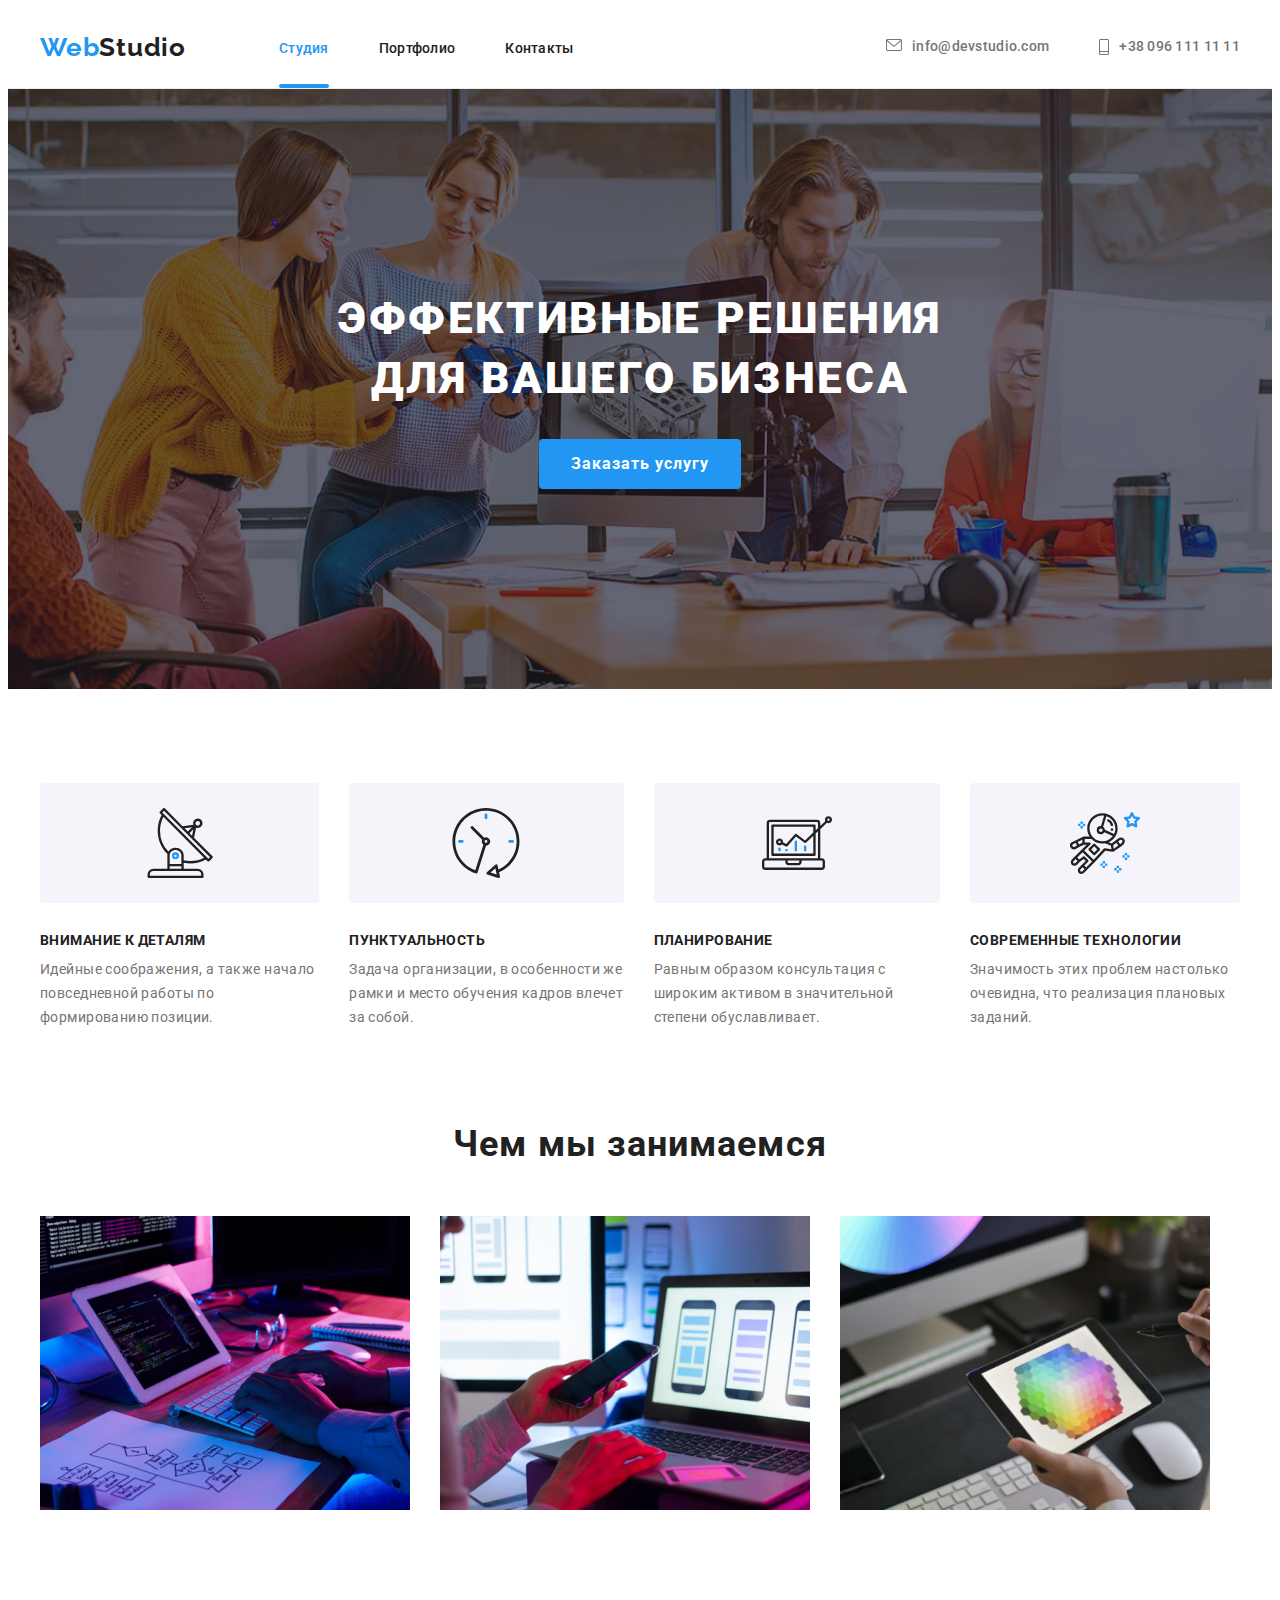
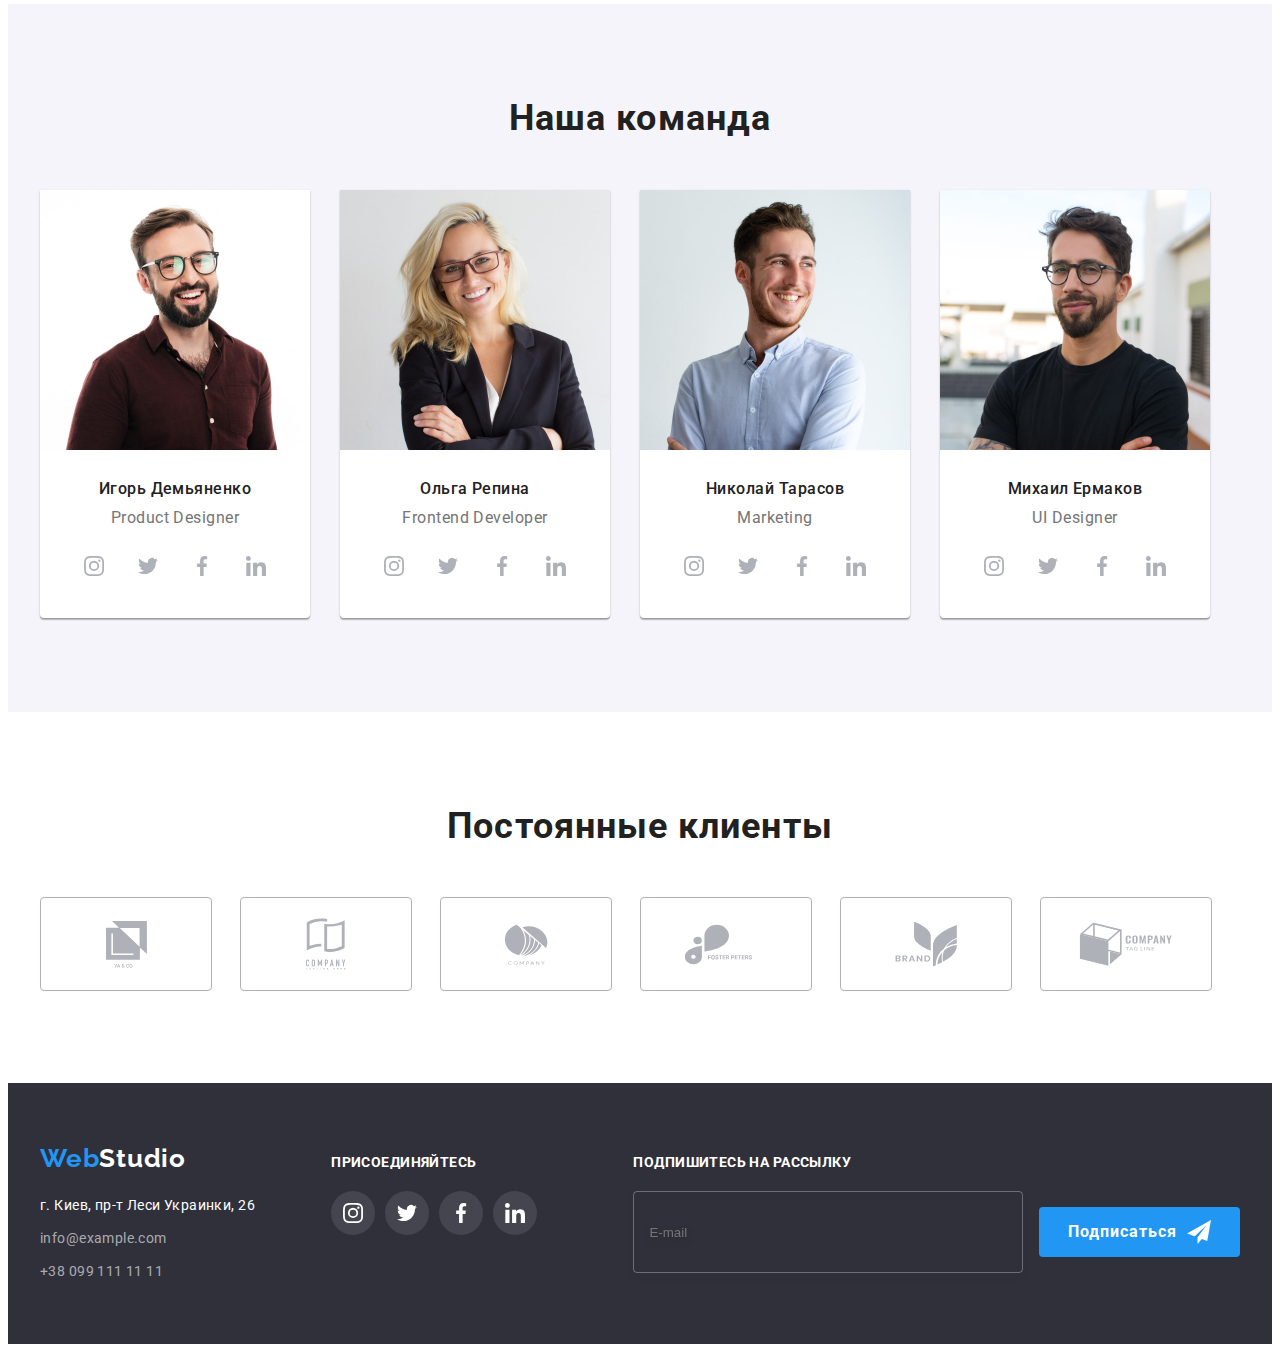
<file: index.html>
<!DOCTYPE html>
<html lang="ru">

<head>
    <meta charset="UTF-8">
    <meta http-equiv="X-UA-Compatible" content="IE=edge">
    <meta name="viewport" content="width=device-width, initial-scale=1.0">
    <link rel="preconnect" href="https://fonts.googleapis.com">
    <link rel="preconnect" href="https://fonts.gstatic.com" crossorigin>
    <link rel="preconnect" href="https://fonts.googleapis.com">
    <link rel="preconnect" href="https://fonts.gstatic.com" crossorigin>
    <link href="https://fonts.googleapis.com/css2?family=Raleway:wght@100;200;300;600;700;800&family=Roboto:wght@400;500;700;900&display=swap" rel="stylesheet">
    <title>WebStudio</title>
    <link rel="stylesheet" href="https://cdnjs.cloudflare.com/ajax/libs/modern-normalize/1.1.0/modern-normalize.min.css" integrity="sha512-wpPYUAdjBVSE4KJnH1VR1HeZfpl1ub8YT/NKx4PuQ5NmX2tKuGu6U/JRp5y+Y8XG2tV+wKQpNHVUX03MfMFn9Q==" crossorigin="anonymous" referrerpolicy="no-referrer"
    />
    <link rel="stylesheet" href="./css/styles.css">

</head>

<body>
    <!--  HEADER  -->
    <header class="header box">
        <div class="container header__container">
            <a class="logo header__logo" href="./index.html" title="WebStudio"><span class="web">Web</span>Studio</a>
            <nav class="nav">
                <ul class="nav__list list">
                    <li class="nav__item ">
                        <a href="./index.html" class="nav__link link current" title="Студия">Студия</a>
                    </li>
                    <li class="nav__item ">
                        <a href="./portfolio.html" class="nav__link link" title="Портфолио">Портфолио</a>
                    </li>
                    <li class="nav__item ">
                        <a href="#footer" class="nav__link link" title="Контакты">Контакты</a>
                    </li>
                </ul>

            </nav>
            <ul class="nav__list contacts list">
                <li class="nav__item ">
                    <a class="nav__mail link" href="mailto:info@devstudio.com" title="info@devstudio.com"><svg class="header__soc" width="16" height="12">
                        <use href="./image/main/icons.svg#icon-envelope"></use>
                        </svg>info@devstudio.com</a>
                </li>
                <li class="nav__item list">
                    <a class="nav__tel link" href="tel:+380961111111" title="+380961111111"><svg class="header__soc" width="10" height="16">
                        <use href="./image/main/icons.svg#icon-Mobile"></use>
                        </svg>+38 096 111 11 11</a>
                </li>
            </ul>
        </div>

    </header>
    <main>
        <!-- HERO  -->
        <section class="hero box">
            <div class="container hero__container">
                <h1 class="hero__title">Эффективные решения <br> для вашего бизнеса</h1>
                <button type="button" class="btn" data-modal-open>Заказать услугу</button></div>
        </section>
        <!-- BENEFITS  -->
        <section class="benefits box">
            <div class="container">
                <ul class="benefits__list list">
                    <li class="benefits__item ">
                        <div class="soc__link link"><svg class="benefits__soc" width="70" height="70">
                            <use href="./image/main/icons.svg#icon-antenna"></use>
                            </svg></div>
                        <h3 class="benefits__title title">Внимание к деталям</h3>
                        <p class="benefits__text">Идейные соображения, а также начало повседневной работы по формированию позиции.</p>
                    </li>

                    <li class="benefits__item ">
                        <div class="soc__link link"><svg class="benefits__soc" width="70" height="70">
                            <use href="./image/main/icons.svg#icon-clock"></use>
                            </svg></div>
                        <h3 class="benefits__title title">Пунктуальность</h3>
                        <p class="benefits__text">Задача организации, в особенности же рамки и место обучения кадров влечет за собой.</p>
                    </li>

                    <li class="benefits__item ">
                        <div class="soc__link link"><svg class="benefits__soc" width="70" height="70">
                            <use href="./image/main/icons.svg#icon-diagram"></use>
                            </svg></div>
                        <h3 class="benefits__title title">Планирование</h3>
                        <p class="benefits__text">Равным образом консультация с широким активом в значительной степени обуславливает.</p>
                    </li>

                    <li class="benefits__item ">
                        <div class="soc__link link"><svg class="benefits__soc" width="70" height="70">
                            <use href="./image/main/icons.svg#icon-astronaut"></use>
                            </svg></div>
                        <h3 class="benefits__title title">Современные технологии</h3>
                        <p class="benefits__text">Значимость этих проблем настолько очевидна, что реализация плановых заданий.</p>
                    </li>
                </ul>
            </div>
        </section>
        <!-- WORK  -->
        <section class="work box">
            <div class="container">
                <h2 class="work__title title">Чем мы занимаемся</h2>
                <ul class="work__list">
                    <li class="work__item list"><img src="./image/main/img1.jpg" alt="work with laptop" width="370" height="294">
                        <div class="work__item-text">
                            <p>Десктопные приложения</p>
                        </div>
                    </li>
                    <li class="work__item list"><img src="./image/main/img2.jpg" alt="work with mobile" width="370" height="294">
                        <div class="work__item-text">
                            <p>Мобильные приложения</p>
                        </div>
                    </li>
                    <li class="work__item list"><img src="./image/main/img3.jpg" alt="work with tablet" width="370" height="294">
                        <div class="work__item-text">
                            <p>Дизайнерские решения</p>
                        </div>
                    </li>
                </ul>
            </div>
        </section>
        <!--  TEAM  -->
        <section class="team box">
            <div class="container">
                <h2 class="title">Наша команда</h2>
                <ul class="team__list">
                    <li class="team__item list">
                        <img src="./image/main/photo1.jpg" alt="Игорь Демьяненко" width="270" height="260">

                        <div class="team__item-text">
                            <h3 class="team__item-title ">Игорь Демьяненко</h3>
                            <p lang="en" class="team__text">Product Designer</p>
                            <ul class="team__soc-list list">
                                <li class="team__soc-item"><a href="" class="team__soc-link link"><svg class="team__soc-icon" width="20" height="20">
                                    <use href="./image/main/icons.svg#icon-instagram"></use>
                                    </svg></a></li>
                                <li class="team__soc-item">
                                    <a href="" class="team__soc-link link"><svg class="team__soc-icon" width="20" height="20">
                                        <use href="./image/main/icons.svg#icon-twitter"></use>
                                        </svg></a>
                                </li>
                                <li class="team__soc-item">
                                    <a href="" class="team__soc-link link"><svg class="team__soc-icon" width="20" height="20">
                                        <use href="./image/main/icons.svg#icon-facebook"></use>
                                        </svg></a>
                                </li>
                                <li class="team__soc-item">
                                    <a href="" class="team__soc-link link"><svg class="team__soc-icon" width="20" height="20">
                                        <use href="./image/main/icons.svg#icon-linkedin"></use>
                                        </svg></a>
                                </li>
                            </ul>
                        </div>
                    </li>
                    <li class="team__item list">
                        <img src="./image/main/photo2.jpg" alt="Ольга Репина" width="270" height="260">
                        <div class="team__item-text">
                            <h3 class="team__item-title ">Ольга Репина</h3>
                            <p lang="en" class="team__text">Frontend Developer</p>
                            <ul class="team__soc-list list">
                                <li class="team__soc-item"><a href="" class="team__soc-link link"><svg class="team__soc-icon" width="20" height="20">
                                    <use href="./image/main/icons.svg#icon-instagram"></use>
                                    </svg></a></li>
                                <li class="team__soc-item">
                                    <a href="" class="team__soc-link link"><svg class="team__soc-icon" width="20" height="20">
                                        <use href="./image/main/icons.svg#icon-twitter"></use>
                                        </svg></a>
                                </li>
                                <li class="team__soc-item">
                                    <a href="" class="team__soc-link link"><svg class="team__soc-icon" width="20" height="20">
                                        <use href="./image/main/icons.svg#icon-facebook"></use>
                                        </svg></a>
                                </li>
                                <li class="team__soc-item">
                                    <a href="" class="team__soc-link link"><svg class="team__soc-icon" width="20" height="20">
                                        <use href="./image/main/icons.svg#icon-linkedin"></use>
                                        </svg></a>
                                </li>
                            </ul>
                        </div>

                    </li>
                    <li class="team__item list">
                        <img src="./image/main/photo3.jpg" alt="Николай Тарасов" width="270" height="260">
                        <div class="team__item-text">
                            <h3 class="team__item-title ">Николай Тарасов</h3>
                            <p lang="en" class="team__text">Marketing</p>
                            <ul class="team__soc-list list">
                                <li class="team__soc-item"><a href="" class="team__soc-link link"><svg class="team__soc-icon" width="20" height="20">
                                    <use href="./image/main/icons.svg#icon-instagram"></use>
                                    </svg></a></li>
                                <li class="team__soc-item">
                                    <a href="" class="team__soc-link link"><svg class="team__soc-icon" width="20" height="20">
                                        <use href="./image/main/icons.svg#icon-twitter"></use>
                                        </svg></a>
                                </li>
                                <li class="team__soc-item">
                                    <a href="" class="team__soc-link link"><svg class="team__soc-icon" width="20" height="20">
                                        <use href="./image/main/icons.svg#icon-facebook"></use>
                                        </svg></a>
                                </li>
                                <li class="team__soc-item">
                                    <a href="" class="team__soc-link link"><svg class="team__soc-icon" width="20" height="20">
                                        <use href="./image/main/icons.svg#icon-linkedin"></use>
                                        </svg></a>
                                </li>
                            </ul>
                        </div>

                    </li>
                    <li class="team__item list">
                        <img src="./image/main/photo4.jpg" alt="Михаил Ермаков" width="270" height="260">
                        <div class="team__item-text">
                            <h3 class="team__item-title ">Михаил Ермаков</h3>
                            <p lang="en" class="team__text">UI Designer</p>
                            <ul class="team__soc-list list">
                                <li class="team__soc-item"><a href="" class="team__soc-link link"><svg class="team__soc-icon" width="20" height="20">
                                    <use href="./image/main/icons.svg#icon-instagram"></use>
                                    </svg></a></li>
                                <li class="team__soc-item">
                                    <a href="" class="team__soc-link link"><svg class="team__soc-icon" width="20" height="20">
                                        <use href="./image/main/icons.svg#icon-twitter"></use>
                                        </svg></a>
                                </li>
                                <li class="team__soc-item">
                                    <a href="" class="team__soc-link link"><svg class="team__soc-icon" width="20" height="20">
                                        <use href="./image/main/icons.svg#icon-facebook"></use>
                                        </svg></a>
                                </li>
                                <li class="team__soc-item">
                                    <a href="" class="team__soc-link link"><svg class="team__soc-icon" width="20" height="20">
                                        <use href="./image/main/icons.svg#icon-linkedin"></use>
                                        </svg></a>
                                </li>
                            </ul>
                        </div>

                    </li>
                </ul>
            </div>
        </section>
        <section class="customers">
            <div class="container">
                <h2 class="title">Постоянные клиенты</h2>
                <ul class="customers__list list">
                    <li class="customers__item">
                        <a href="" class="customers__link link"><svg class="customers__icon" width="41" height="47">
                            <use href="./image/main/icons.svg#icon-union"></use>
                            </svg>
                        </a>
                    </li>
                    <li class="customers__item">
                        <a href="" class="customers__link link"><svg class="customers__icon" width="40" height="52">
                            <use href="./image/main/icons.svg#icon-tagline"></use>
                            </svg>
                        </a>
                    </li>
                    <li class="customers__item">
                        <a href="" class="customers__link link"><svg class="customers__icon" width="44" height="41">
                            <use href="./image/main/icons.svg#icon-company"></use>
                            </svg>
                        </a>
                    </li>
                    <li class="customers__item">
                        <a href="" class="customers__link link"><svg class="customers__icon" width="85" height="41">
                            <use href="./image/main/icons.svg#icon-foster"></use>
                            </svg>
                        </a>
                    </li>
                    <li class="customers__item">
                        <a href="" class="customers__link link"><svg class="customers__icon" width="63" height="46">
                            <use href="./image/main/icons.svg#icon-brand"></use>
                            </svg>
                        </a>
                    </li>
                    <li class="customers__item">
                        <a href="" class="customers__link link"><svg class="customers__icon" width="94" height="44">
                            <use href="./image/main/icons.svg#icon-taglines"></use>
                            </svg>
                        </a>
                    </li>
                </ul>
            </div>
        </section>
    </main>
    <!--  FOOTER  -->
    <footer id="footer" class="footer box">
        <div class="container footer__container">
            <div class="footer__left">
                <a class="footer__logo logo" href="./index.html" title="WebStudio"><span class="web">Web</span>Studio</a>
                <address class="footer__adress">
                <ul class="footer__list">
                    <li class="footer__item  list">
                        <a class="footer__link address link" href="https://goo.gl/maps/a2TNtpJiLEumgx8t8" target="_blank" rel="noopener nofollow noreferree">г. Киев, пр-т Леси Украинки, 26</a></li>
                    <li class="footer__item list">
                        <a class="footer__link link" href="mailto:info@example.com" title="info@devstudio.com">info@example.com</a></li>
                        <li class="footer__item list">
                            <a class="footer__link link" href="tel:+380991111111" title="+38 099 111 11 11">+38 099 111 11 11</a></li> 
                </ul>
            </address></div>
            <div class="footer__center">
                <h3 class="footer__title">присоединяйтесь</h3>
                <ul class="footer__soc-list list">
                    <li class="footer__soc-item"><a href="" class="footer__soc-link link"><svg class="footer__soc-icon" width="20" height="20">
        <use href="./image/main/icons.svg#icon-instagram"></use>
        </svg></a></li>
                    <li class="footer__soc-item">
                        <a href="" class="footer__soc-link link"><svg class="footer__soc-icon" width="20" height="20">
            <use href="./image/main/icons.svg#icon-twitter"></use>
            </svg></a>
                    </li>
                    <li class="footer__soc-item">
                        <a href="" class="footer__soc-link link"><svg class="footer__soc-icon" width="20" height="20">
            <use href="./image/main/icons.svg#icon-facebook"></use>
            </svg></a>
                    </li>
                    <li class="footer__soc-item">
                        <a href="" class="footer__soc-link link"><svg class="footer__soc-icon" width="20" height="20">
            <use href="./image/main/icons.svg#icon-linkedin"></use>
            </svg></a>
                    </li>
                </ul>
            </div>
            <div class="footer__right">
                <h3 class="footer__title">Подпишитесь на рассылку</h3>
                <form>

                    <input type="text" class="input" name="user-mail" required placeholder="E-mail">
                    <button type="button" class="footer__btn">Подписаться <span class="icon"></span></button>

                </form>
            </div>

        </div>

    </footer>
    <div class="backdrop is-hidden" data-modal>
        <div class="modal">

            <button type="button" class="modal__close-btn" data-modal-close><img src="./image/main/close.svg" alt="close"></button>
            <p class="modal__title">Оставьте свои данные, мы вам перезвоним</p>
            <form>
                <div class="modal__field">
                    <label for="user-name" class="modal__label">Имя</label>
                    <div class="input__wrap">
                        <input type="text" class="modal__input" name="user-name" required id="user-name">
                        <svg class="modal__icon" width="18" height="18">
                        <use href="./image/main/icons.svg#icon-person"></use>
                    </svg>
                    </div>
                </div>
                <div class="modal__field">
                    <label for="user-tel" class="modal__label">Телефон</label>
                    <div class="input__wrap">
                        <input type="tel" class="modal__input" name="user-tel" required pattern="[\+]\d{3}\s[\(]\d{2}[\)]\s\d{3}[\-]\d{2}[\-]\d{2}" title="+38 (050) 222-22-22" id="user-tel">
                        <svg class="modal__icon" width="18" height="18">
                        <use href="./image/main/icons.svg#icon-phone"></use>
                    </svg>
                    </div>
                </div>
                <div class="modal__field">
                    <label for="user-email" class="modal__label">Почта</label>
                    <div class="input__wrap">
                        <input type="email" class="modal__input" name="user-email" id="user-email">
                        <svg class="modal__icon" width="18" height="18">
                        <use href="./image/main/icons.svg#icon-email"></use>
                    </svg>
                    </div>
                </div>
                <div class="modal__field">
                    <label for="user-text" class="modal__label">Комментарий</label>
                    <textarea name="user-text" id="user-text" class="modal__text" placeholder="Введите текст"></textarea>
                </div>
                <div class="modal__field">
                    <input type="checkbox" name="privacy" value="true" class="modal__check visually-hidden" id="privacy">
                    <label for="privacy" class="check__test"> 
                          <span> <svg class="check__icon" width="11" height="8">
                        <use href="./image/main/icons.svg#icon-check"></use>
                    </svg></span>
                        Соглашаюсь с рассылкой и принимаю  <a href="#"> Условия договора</a></label>
                </div>
                <button type="submit" class="hero__btn btn">Отправить</button>
            </form>
        </div>
    </div>
    <script src="./js/modal.js"></script>
</body>

</html>
</file>
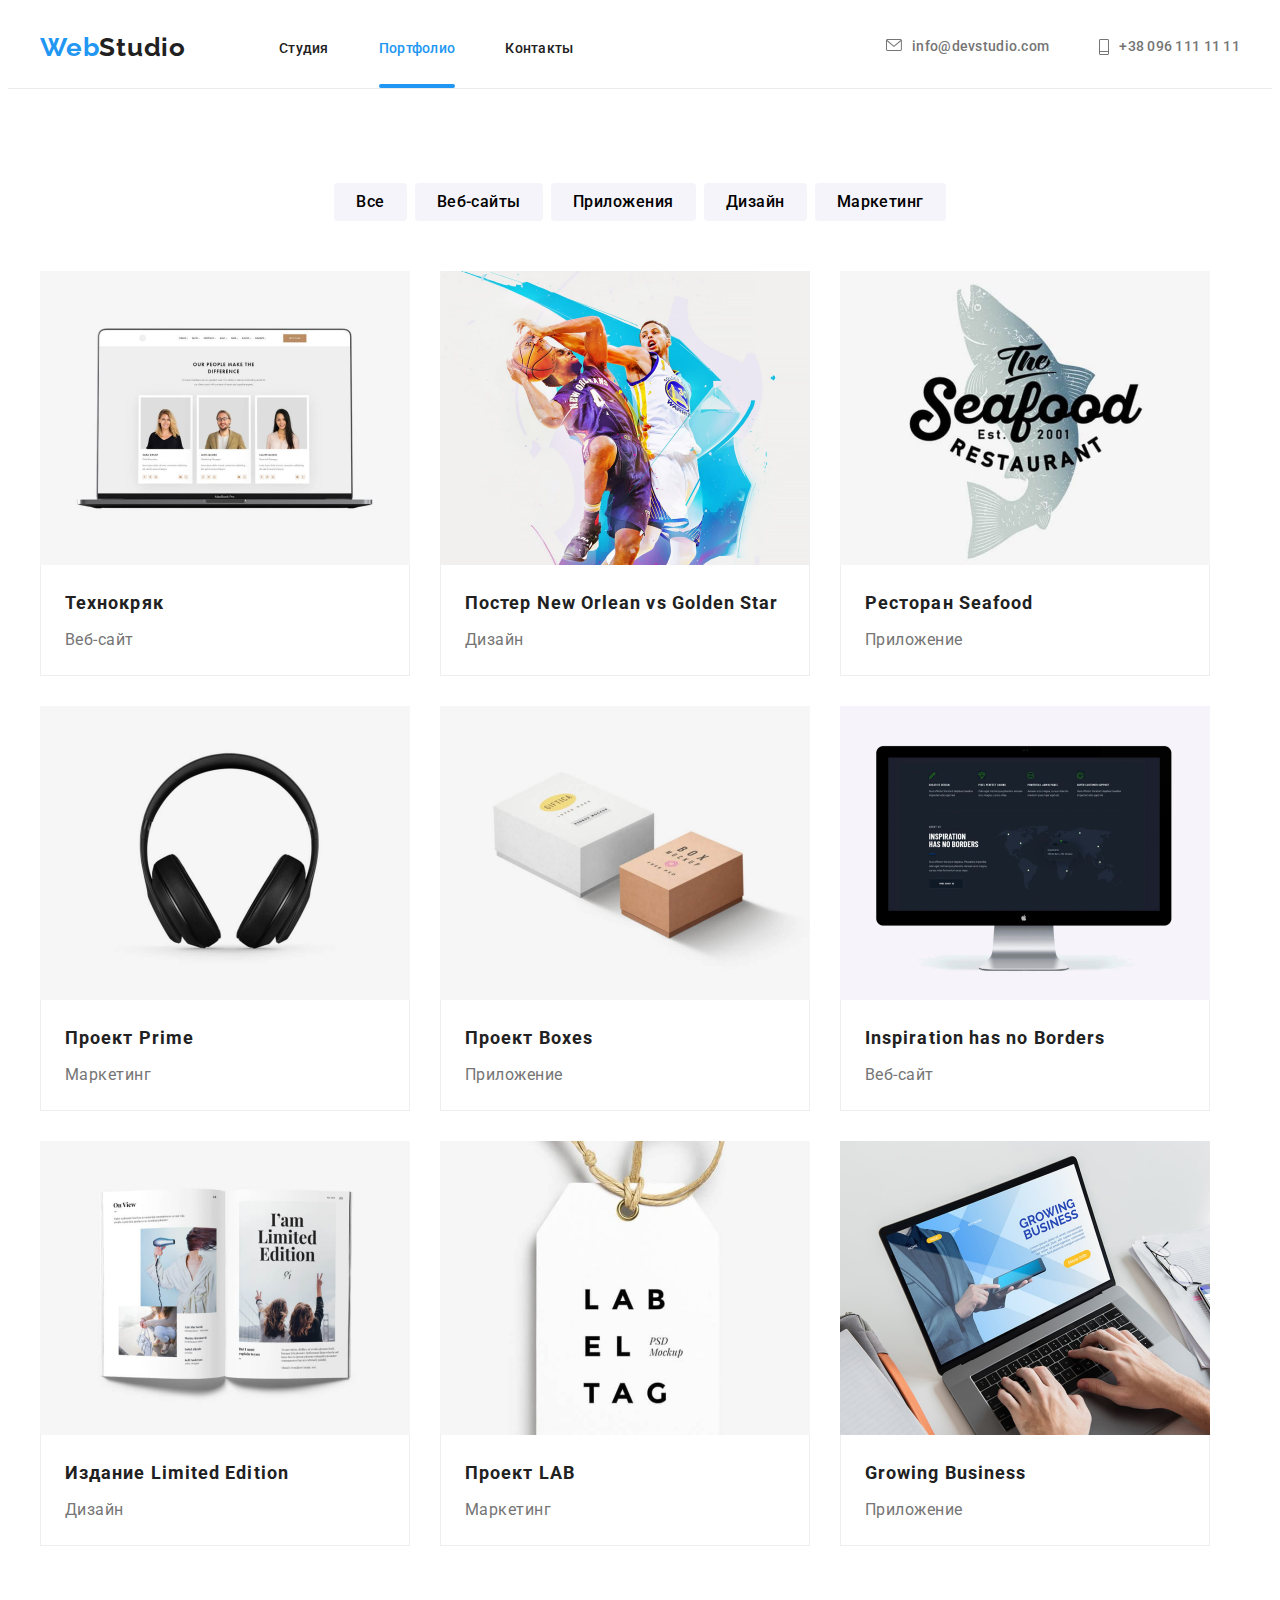
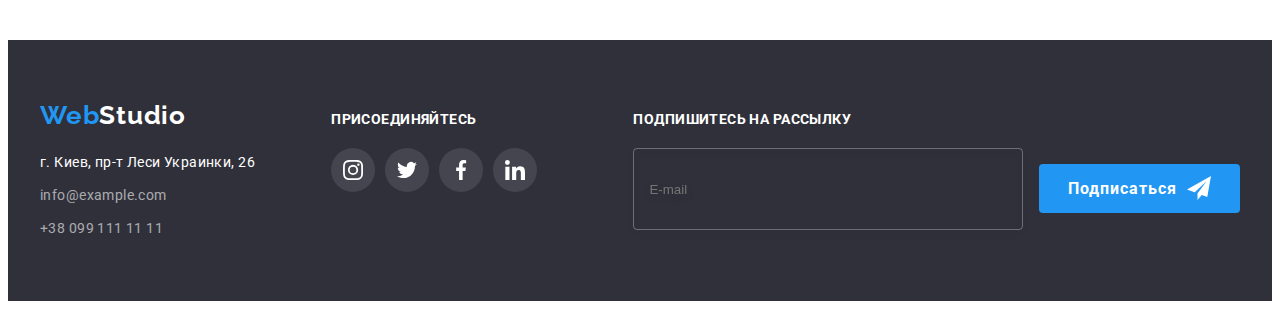
<file: portfolio.html>
<!DOCTYPE html>
<html lang="en">

<head>
    <meta charset="UTF-8">
    <meta http-equiv="X-UA-Compatible" content="IE=edge">
    <meta name="viewport" content="width=device-width, initial-scale=1.0">
    <link rel="preconnect" href="https://fonts.googleapis.com">
    <link rel="preconnect" href="https://fonts.gstatic.com" crossorigin>
    <link rel="preconnect" href="https://fonts.googleapis.com">
    <link rel="preconnect" href="https://fonts.gstatic.com" crossorigin>
    <link href="https://fonts.googleapis.com/css2?family=Raleway:wght@100;200;300;600;700;800&family=Roboto:wght@400;500;700;900&display=swap" rel="stylesheet">
    <title>Portfolio</title>
    <link rel="stylesheet" href="https://cdnjs.cloudflare.com/ajax/libs/modern-normalize/1.1.0/modern-normalize.min.css" integrity="sha512-wpPYUAdjBVSE4KJnH1VR1HeZfpl1ub8YT/NKx4PuQ5NmX2tKuGu6U/JRp5y+Y8XG2tV+wKQpNHVUX03MfMFn9Q==" crossorigin="anonymous" referrerpolicy="no-referrer"
    />
    <link rel="stylesheet" href="./css/styles.css">
</head>

<body>
    <!--  HEADER  -->
    <header class="header box">
        <div class="container header__container">
            <a class="logo header__logo" href="./index.html" title="WebStudio"><span class="web">Web</span>Studio</a>
            <nav class="nav">
                <ul class="nav__list list">
                    <li class="nav__item ">
                        <a href="./index.html" class="nav__link link " title="Студия">Студия</a>
                    </li>
                    <li class="nav__item ">
                        <a href="./portfolio.html" class="nav__link link current" title="Портфолио">Портфолио</a>
                    </li>
                    <li class="nav__item ">
                        <a href="#footer" class="nav__link link" title="Контакты">Контакты</a>
                    </li>
                </ul>

            </nav>
            <ul class="nav__list contacts list">
                <li class="nav__item ">
                    <a class="nav__mail link" href="mailto:info@devstudio.com" title="info@devstudio.com"><svg class="header__soc" width="16" height="12">
                        <use href="./image/main/icons.svg#icon-envelope"></use>
                        </svg>info@devstudio.com</a>
                </li>
                <li class="nav__item list">
                    <a class="nav__tel link" href="tel:+380961111111" title="+380961111111"><svg class="header__soc" width="10" height="16">
                        <use href="./image/main/icons.svg#icon-Mobile"></use>
                        </svg>+38 096 111 11 11</a>
                </li>
            </ul>
        </div>

    </header>
    <main>
        <section class="portfolio">
            <div class="container">
                <ul class="portfolio__list-button">
                    <li class="list-button__item list"><button type="button">Все</button></li>
                    <li class="list-button__item list"><button type="button">Веб-сайты</button></li>
                    <li class="list-button__item list"><button type="button">Приложения</button></li>
                    <li class="list-button__item list"><button type="button">Дизайн</button></li>
                    <li class="list-button__item list"><button type="button">Маркетинг</button></li>
                </ul>
                <ul class="portfolio__list ">
                    <li class="portfolio__item list">
                        <a href="portfolio__link link">
                            <div class="item__img"><img src="./image/portfolio/img1.jpg" width="370" height="294" alt="img1">
                                <div class="item__hover-text">
                                    Ресурс предлагает комплексные предложения с разным уровнем функционала и сервисов. Все это позволит посетителю получить исчерпывающие сведения о компании или частном лице.
                                </div>
                            </div>
                            <div class="card">
                                <h3 class="card__title">Технокряк</h3>
                                <p class="card__text">Веб-сайт</p>
                            </div>
                        </a>
                    </li>
                    <li class="portfolio__item list">
                        <a href="portfolio__link link">
                            <div class="item__img"><img src="./image/portfolio/img2.jpg" width="370" height="294" alt="img2">
                                <div class="item__hover-text">
                                    Ресурс предлагает комплексные предложения с разным уровнем функционала и сервисов. Все это позволит посетителю получить исчерпывающие сведения о компании или частном лице.
                                </div>
                            </div>
                            <div class="card">
                                <h3 class="card__title">Постер New Orlean vs Golden Star</h3>
                                <p class="card__text">Дизайн</p>
                            </div>
                        </a>
                    </li>
                    <li class="portfolio__item list">
                        <a href="portfolio__link link">
                            <div class="item__img"><img src="./image/portfolio/img3.jpg" width="370" height="294" alt="img3">
                                <div class="item__hover-text">
                                    Ресурс предлагает комплексные предложения с разным уровнем функционала и сервисов. Все это позволит посетителю получить исчерпывающие сведения о компании или частном лице.
                                </div>
                            </div>
                            <div class="card">
                                <h3 class="card__title">Ресторан Seafood</h3>
                                <p class="card__text">Приложение</p>
                            </div>
                        </a>
                    </li>
                    <li class="portfolio__item list">
                        <a href="portfolio__link link">
                            <div class="item__img"><img src="./image/portfolio/img4.jpg" width="370" height="294" alt="img4">
                                <div class="item__hover-text">
                                    Ресурс предлагает комплексные предложения с разным уровнем функционала и сервисов. Все это позволит посетителю получить исчерпывающие сведения о компании или частном лице.
                                </div>
                            </div>
                            <div class="card">
                                <h3 class="card__title">Проект Prime</h3>
                                <p class="card__text">Маркетинг</p>
                            </div>
                        </a>
                    </li>
                    <li class="portfolio__item list">
                        <a href="portfolio__link link">
                            <div class="item__img"><img src="./image/portfolio/img5.jpg" width="370" height="294" alt="img5">
                                <div class="item__hover-text">
                                    Ресурс предлагает комплексные предложения с разным уровнем функционала и сервисов. Все это позволит посетителю получить исчерпывающие сведения о компании или частном лице.
                                </div>
                            </div>
                            <div class="card">
                                <h3 class="card__title">Проект Boxes</h3>
                                <p class="card__text">Приложение</p>
                            </div>
                        </a>
                    </li>
                    <li class="portfolio__item list">
                        <a href="portfolio__link link">
                            <div class="item__img"><img src="./image/portfolio/img6.jpg" width="370" height="294" alt="img6">
                                <div class="item__hover-text">
                                    Ресурс предлагает комплексные предложения с разным уровнем функционала и сервисов. Все это позволит посетителю получить исчерпывающие сведения о компании или частном лице.
                                </div>
                            </div>
                            <div class="card">
                                <h3 class="card__title">Inspiration has no Borders</h3>
                                <p class="card__text">Веб-сайт</p>
                            </div>
                        </a>
                    </li>
                    <li class="portfolio__item list">
                        <a href="portfolio__link link">
                            <div class="item__img"><img src="./image/portfolio/img7.jpg" width="370" height="294" alt="img7">
                                <div class="item__hover-text">
                                    Ресурс предлагает комплексные предложения с разным уровнем функционала и сервисов. Все это позволит посетителю получить исчерпывающие сведения о компании или частном лице.
                                </div>
                            </div>
                            <div class="card">
                                <h3 class="card__title">Издание Limited Edition</h3>
                                <p class="card__text">Дизайн</p>
                            </div>
                        </a>
                    </li>
                    <li class="portfolio__item list">
                        <a href="portfolio__link link">
                            <div class="item__img"><img src="./image/portfolio/img8.jpg" width="370" height="294" alt="img8">
                                <div class="item__hover-text">
                                    Ресурс предлагает комплексные предложения с разным уровнем функционала и сервисов. Все это позволит посетителю получить исчерпывающие сведения о компании или частном лице.
                                </div>
                            </div>
                            <div class="card">
                                <h3 class="card__title">Проект LAB</h3>
                                <p class="card__text">Маркетинг</p>
                            </div>
                        </a>
                    </li>
                    <li class="portfolio__item list">
                        <a href="portfolio__link link">
                            <div class="item__img"><img src="./image/portfolio/img9.jpg" width="370" height="294" alt="img9">
                                <div class="item__hover-text">
                                    Ресурс предлагает комплексные предложения с разным уровнем функционала и сервисов. Все это позволит посетителю получить исчерпывающие сведения о компании или частном лице.
                                </div>
                            </div>
                            <div class="card">
                                <h3 class="card__title">Growing Business</h3>
                                <p class="card__text">Приложение</p>
                            </div>
                        </a>
                    </li>
                </ul>
            </div>
        </section>
    </main>
    <!--  FOOTER  -->
    <footer id="footer" class="footer box">
        <div class="container footer__container">
            <div class="footer__left">
                <a class="footer__logo logo" href="./index.html" title="WebStudio"><span class="web">Web</span>Studio</a>
                <address class="footer__adress">
                <ul class="footer__list">
                    <li class="footer__item  list">
                        <a class="footer__link address link" href="https://goo.gl/maps/a2TNtpJiLEumgx8t8" target="_blank" rel="noopener nofollow noreferree">г. Киев, пр-т Леси Украинки, 26</a></li>
                    <li class="footer__item list">
                        <a class="footer__link link" href="mailto:info@example.com" title="info@devstudio.com">info@example.com</a></li>
                        <li class="footer__item list">
                            <a class="footer__link link" href="tel:+380991111111" title="+38 099 111 11 11">+38 099 111 11 11</a></li> 
                </ul>
            </address></div>
            <div class="footer__center">
                <h3 class="footer__title">присоединяйтесь</h3>
                <ul class="footer__soc-list list">
                    <li class="footer__soc-item"><a href="" class="footer__soc-link link"><svg class="footer__soc-icon" width="20" height="20">
        <use href="./image/main/icons.svg#icon-instagram"></use>
        </svg></a></li>
                    <li class="footer__soc-item">
                        <a href="" class="footer__soc-link link"><svg class="footer__soc-icon" width="20" height="20">
            <use href="./image/main/icons.svg#icon-twitter"></use>
            </svg></a>
                    </li>
                    <li class="footer__soc-item">
                        <a href="" class="footer__soc-link link"><svg class="footer__soc-icon" width="20" height="20">
            <use href="./image/main/icons.svg#icon-facebook"></use>
            </svg></a>
                    </li>
                    <li class="footer__soc-item">
                        <a href="" class="footer__soc-link link"><svg class="footer__soc-icon" width="20" height="20">
            <use href="./image/main/icons.svg#icon-linkedin"></use>
            </svg></a>
                    </li>
                </ul>
            </div>
            <div class="footer__right">
                <h3 class="footer__title">Подпишитесь на рассылку</h3>
                <form>

                    <input type="text" class="input" name="user-mail" required placeholder="E-mail">
                    <button type="button" class="footer__btn">Подписаться <span class="icon"></span></button>

                </form>
            </div>

        </div>

    </footer>
    <script src="./js/modal.js"></script>
</body>

</html>
</file>
<file: css/styles.css>
:root {
    --accent-color: #2196F3;
}

body {
    font-family: 'Roboto', sans-serif;
    color: #212121;
}

h1,
h2,
h3,
h4,
h5,
h6,
p {
    margin: 0;
    padding: 0;
}

.container {
    width: 1200px;
    margin-left: auto;
    margin-right: auto;
    padding: 0 15px;
}

ul,
ol {
    margin: 0;
    padding-left: 0;
}

img {
    display: block;
}

.list {
    list-style: none;
}

.link {
    text-decoration: none;
}

.logo {
    text-decoration: none;
    color: #212121;
    font-family: 'Raleway', sans-serif;
    font-weight: 700;
    font-size: 26px;
    line-height: 1.19;
    letter-spacing: 0.03em;
}

.web {
    color: #2196F3;
}

.title {
    font-weight: 700;
    font-size: 36px;
    line-height: 1.16;
    letter-spacing: 0.03em;
    margin-bottom: 50px;
    text-align: center;
}

.visually-hidden {
    position: absolute;
    white-space: nowrap;
    width: 1px;
    height: 1px;
    overflow: hidden;
    border: 0;
    padding: 0;
    clip: rect(0 0 0 0);
    clip-path: inset(50%);
    margin: -1px;
}


/* ------------------HEADER--------------------- */

.header {
    border-bottom: 1px solid #ECECEC;
    padding-top: 24px;
    padding-bottom: 25px;
}

.header__container {
    display: flex;
    align-items: center;
}

.header__logo {
    margin-right: 93px;
}

.nav__list {
    display: flex;
}

.contacts {
    margin-left: auto;
}

.nav__item:not(:last-child) {
    margin-right: 50px;
}

.nav__link {
    font-weight: 500;
    font-size: 14px;
    line-height: 1.14;
    letter-spacing: 0.02em;
    color: #212121;
    padding-top: 32px;
    padding-bottom: 32px;
    position: relative;
    transition: color 250ms cubic-bezier(0.4, 0, 0.2, 1);
}

.nav__link::after {
    content: '';
    position: absolute;
    left: 0;
    bottom: 0;
    width: 100%;
    height: 4px;
    background-color: #2196F3;
    border-radius: 2px;
    opacity: 0;
    transition: opacity 250ms cubic-bezier(0.4, 0, 0.2, 1);
}

.current {
    color: var(--accent-color);
}

.current::after {
    content: '';
    position: absolute;
    left: 0;
    bottom: 0;
    width: 100%;
    height: 4px;
    background-color: #2196F3;
    border-radius: 2px;
    opacity: 1;
}

.nav__mail,
.nav__tel {
    font-weight: 500;
    font-size: 14px;
    line-height: 1.14;
    letter-spacing: 0.02em;
    color: #757575;
    display: flex;
    flex-direction: row;
    fill: currentColor;
    transition: color 250ms cubic-bezier(0.4, 0, 0.2, 1);
}

.header__soc {
    fill: currentColor;
    margin-right: 10px;
}

.nav__link:hover,
.nav__mail:hover,
.nav__tel:hover,
.nav__link:focus,
.nav__mail:focus,
.nav__tel:focus {
    color: var(--accent-color);
}

.nav__link:hover::after,
.nav__link:focus::after {
    opacity: 1;
}


/* ------------------HERO--------------------- */

.hero {
    background-color: #2F303A;
    padding-top: 200px;
    padding-bottom: 200px;
    text-align: center;
    background-image: linear-gradient(rgba(47, 48, 58, 0.4), rgba(47, 48, 58, 0.4)), url(../image/main/bghero.jpg);
    background-size: cover;
    background-repeat: no-repeat;
    background-position: center;
    max-width: 1600px;
    margin: 0 auto;
}

.hero__title {
    font-weight: 900;
    font-size: 44px;
    line-height: 1.36;
    letter-spacing: 0.06em;
    text-transform: uppercase;
    color: #fff;
    margin-bottom: 30px;
}

.hero__container .btn {
    font-family: inherit;
    font-weight: 700;
    font-size: 16px;
    line-height: 1.87;
    letter-spacing: 0.06em;
    border-radius: 4px;
    border: none;
    padding: 10px 32px;
    cursor: pointer;
    background-color: var(--accent-color);
    color: #fff;
}

.hero__container .btn:hover,
.hero__container .btn:focus {
    box-shadow: 0px 4px 4px rgba(0, 0, 0, 0.15);
}


/* ------------------BENEFITS--------------------- */

.benefits {
    padding-top: 94px;
}

.benefits__list {
    display: flex;
}

.benefits__item {
    min-width: 270px;
}

.benefits__item:not(:last-child) {
    margin-right: 30px;
}

.soc__link {
    display: flex;
    align-items: center;
    justify-content: center;
    background-color: #F5F4FA;
    border-radius: 4px;
    width: 100%;
    height: 120px;
    margin-bottom: 30px;
}

.benefits__title {
    font-weight: 700;
    font-size: 14px;
    line-height: 1.14;
    letter-spacing: 0.03em;
    text-transform: uppercase;
    margin-bottom: 10px;
    text-align: left;
}

.benefits__text {
    font-size: 14px;
    line-height: 1.71;
    letter-spacing: 0.03em;
    color: #757575;
}


/* ------------------WORK--------------------- */

.work {
    padding-top: 94px;
    padding-bottom: 94px;
    text-align: center;
}

.work__title {
    margin-bottom: 50px;
}

.work__list {
    display: flex;
    flex-wrap: wrap;
}

.work__item {
    flex-basis: calc(100% / 4 - 30px);
    margin-right: 30px;
    position: relative;
}

.work__item:nth-child(3n) {
    margin-right: 0;
}

.work__item-text::before {
    content: '';
    position: absolute;
    width: 100%;
    height: 100%;
    left: 0;
    bottom: 0;
    opacity: 0;
}

.work__item-text p {
    position: absolute;
    left: 0;
    bottom: 0;
    opacity: 0;
    width: 100%;
    padding-top: 23px;
    padding-bottom: 23px;
    font-weight: 700;
    font-size: 14px;
    line-height: 1.14;
    letter-spacing: 0.03em;
    text-transform: uppercase;
    color: #FFFFFF;
    z-index: 1;
    background-color: rgba(47, 48, 58, 0.8);
    transition: opacity 250ms cubic-bezier(0.4, 0, 0.2, 1);
}

.work__item:hover .work__item-text p {
    opacity: 1;
}


/* ------------------TEAM--------------------- */

.team {
    padding-top: 94px;
    padding-bottom: 94px;
    background-color: #F5F4FA;
}

.team__list {
    display: flex;
    flex-wrap: wrap;
}

.team__item {
    max-width: 270px;
    background-color: #fff;
    border-radius: 0px 0px 4px 4px;
    flex-basis: calc(100% / 4 - 30px);
    margin-right: 30px;
    box-shadow: 0px 1px 3px rgba(0, 0, 0, 0.12), 0px 1px 1px rgba(0, 0, 0, 0.14), 0px 2px 1px rgba(0, 0, 0, 0.2);
}

.team__item:nth-child(4n) {
    margin-right: 0;
}

.team__item-text {
    padding-top: 30px;
    padding-bottom: 30px;
    text-align: center;
}

.team__item-title {
    font-size: 16px;
    font-weight: 500;
    line-height: 1.18;
    letter-spacing: 0.03em;
    margin-bottom: 10px;
}

.team__text {
    line-height: 1.18;
    letter-spacing: 0.03em;
    color: #757575;
    margin-bottom: 16px;
}

.team__soc-list {
    display: flex;
    justify-content: center;
}

.team__soc-item {
    width: 44px;
    height: 44px;
    margin-right: 10px;
}

.team__soc-item:last-child {
    margin-right: 0;
}

.team__soc-link {
    width: 100%;
    height: 100%;
    background-color: #FFFFFF;
    border-radius: 50%;
    display: flex;
    align-items: center;
    justify-content: center;
    color: #AFB1B8;
    transition: color 250ms cubic-bezier(0.4, 0, 0.2, 1), background-color 250ms cubic-bezier(0.4, 0, 0.2, 1);
}

.team__soc-icon {
    fill: currentColor;
}

.team__soc-link:hover,
.team__soc-link:focus {
    color: #FFFFFF;
    background-color: var(--accent-color);
}


/* ------------------CUSTOMERS--------------------- */

.customers {
    padding-top: 94px;
    padding-bottom: 94px;
}

.customers__list {
    display: flex;
}

.customers__item {
    width: 170px;
    height: 92px;
}

.customers__item:not(:last-child) {
    margin-right: 30px;
}

.customers__link {
    display: flex;
    align-items: center;
    justify-content: center;
    width: 100%;
    height: 100%;
    border: 1px solid #AFB1B8;
    border-radius: 4px;
    color: #afb1b8;
    transition: color 250ms cubic-bezier(0.4, 0, 0.2, 1), border 250ms cubic-bezier(0.4, 0, 0.2, 1);
}

.customers__icon {
    fill: currentColor;
}

.customers__link:hover,
.customers__link:focus {
    color: var(--accent-color);
    border: 1px solid var(--accent-color);
}


/* ------------------FOOTER--------------------- */

.footer {
    background-color: #2F303A;
    padding-top: 60px;
    padding-bottom: 60px;
}

.footer__container {
    display: flex;
    align-items: baseline;
    justify-content: space-between;
}

.footer__logo {
    display: inline-block;
    color: #fff;
    margin-bottom: 20px;
}

address {
    font-style: normal;
    font-size: 14px;
    line-height: 1.71;
    letter-spacing: 0.03em;
}

.footer__item:not(:last-child) {
    margin-bottom: 9px;
}

.footer__link {
    color: rgba(255, 255, 255, 0.6);
}

.address {
    color: #fff;
}

.footer__center {
    margin-left: 70px;
}

.footer__title {
    font-size: 14px;
    line-height: 1.14;
    letter-spacing: 0.03em;
    text-transform: uppercase;
    color: #FFFFFF;
    margin-bottom: 20px;
}

.footer__soc-list {
    display: flex;
}

.footer__soc-list {
    display: flex;
    justify-content: center;
}

.footer__soc-item {
    width: 44px;
    height: 44px;
    margin-right: 10px;
}

.footer__soc-item:last-child {
    margin-right: 0;
}

.footer__soc-link {
    width: 100%;
    height: 100%;
    background-color: rgba(255, 255, 255, 0.1);
    border-radius: 50%;
    display: flex;
    align-items: center;
    justify-content: center;
    color: #FFF;
    transition: background-color 250ms cubic-bezier(0.4, 0, 0.2, 1);
}

.footer__soc-icon {
    fill: currentColor;
}

.footer__soc-link:hover,
.footer__soc-link:focus {
    background-color: var(--accent-color);
}

.footer__right {
    margin-left: 90px;
}

.input {
    width: 358px;
    height: 50px;
    border: 1px solid rgba(255, 255, 255, 0.3);
    filter: drop-shadow(0px 4px 4px rgba(0, 0, 0, 0.15));
    border-radius: 4px;
    padding: 15px;
    background-color: transparent;
}

.footer__btn {
    font-family: inherit;
    font-weight: 700;
    font-size: 16px;
    line-height: 1.87;
    letter-spacing: 0.06em;
    border-radius: 4px;
    border: none;
    padding: 10px 29px;
    cursor: pointer;
    background-color: var(--accent-color);
    color: #fff;
    display: inline-flex;
    align-items: center;
    margin-left: 12px;
}

.footer__btn>.icon {
    width: 24px;
    height: 24px;
    margin-left: 10px;
    background-image: url(../image/main/icon-send.png);
    background-size: contain;
}


/* ------------------PORTFOLIO--------------------- */

.portfolio {
    padding-top: 94px;
    padding-bottom: 94px;
}

.portfolio__list-button {
    display: flex;
    justify-content: center;
    margin-bottom: 50px;
    border-radius: 4px;
}

.list-button__item button {
    font-family: inherit;
    border: none;
    font-weight: 500;
    font-size: 16px;
    line-height: 1.62;
    letter-spacing: 0.03em;
    border-radius: 4px;
    background-color: #F5F4FA;
    padding: 6px 22px;
    cursor: pointer;
    box-shadow: none;
    transition: color 250ms cubic-bezier(0.4, 0, 0.2, 1), background-color 250ms cubic-bezier(0.4, 0, 0.2, 1), box-shadow 250ms cubic-bezier(0.4, 0, 0.2, 1);
}

.list-button__item:not(:last-child) {
    margin-right: 8px;
}

.list-button__item button:hover,
.list-button__item button:focus {
    background-color: var(--accent-color);
    box-shadow: 0px 3px 1px rgba(0, 0, 0, 0.1), 0px 1px 2px rgba(0, 0, 0, 0.08), 0px 2px 2px rgba(0, 0, 0, 0.12);
    color: #fff;
}

.card {
    padding: 20px 24px;
    border: 1px solid #EEEEEE;
    border-top: none;
}

.portfolio__list {
    display: flex;
    flex-wrap: wrap;
}

.portfolio__item {
    max-width: 370px;
    flex-basis: calc(100% / 3 - 30px);
    margin-left: 30px;
    margin-top: 30px;
}

.portfolio__item a {
    display: block;
    text-decoration: none;
    transition: box-shadow 250ms cubic-bezier(0.4, 0, 0.2, 1);
}

.portfolio__item a:hover,
.portfolio__item a:focus,
.portfolio__item a:hover .item__hover-text,
.portfolio__item a:focus .item__hover-text,
.list-button__item:hover,
.list-button__item:focus {
    opacity: 1;
    transform: translateY(0);
    box-shadow: 0px 1px 1px rgba(0, 0, 0, 0.12), 0px 4px 4px rgba(0, 0, 0, 0.06), 1px 4px 6px rgba(0, 0, 0, 0.16);
}

.portfolio__item:nth-child(3n + 1) {
    margin-left: 0;
}

.portfolio__item:nth-child(-n + 3) {
    margin-top: 0;
}

.item__img {
    position: relative;
    overflow: hidden;
}

.item__hover-text {
    position: absolute;
    padding: 63px 24px;
    top: 0;
    left: 0;
    opacity: 0;
    width: 100%;
    height: 100%;
    font-size: 18px;
    line-height: 1.56;
    letter-spacing: 0.03em;
    color: #FFFFFF;
    background-color: rgba(33, 150, 243, 0.9);
    transform: translateY(100%);
    transition: opacity 250ms cubic-bezier(0.4, 0, 0.2, 1), transform 250ms cubic-bezier(0.4, 0, 0.2, 1);
}

.card__title {
    font-weight: 700;
    font-size: 18px;
    line-height: 2;
    letter-spacing: 0.06em;
    margin-bottom: 4px;
    color: #212121;
}

.card__text {
    line-height: 1.88;
    letter-spacing: 0.03em;
    color: #757575;
}


/* ----------------------BACKDROP---------------------  */

.backdrop {
    position: fixed;
    width: 100%;
    height: 100%;
    background-color: rgba(25, 28, 38, 0.477);
    top: 0;
    transition: opacity 250ms cubic-bezier(0.4, 0, 0.2, 1), visibility 250ms cubic-bezier(0.4, 0, 0.2, 1);
}

.backdrop.is-hidden .modal {
    transform: translate(-50%, -50%) scale(0) rotate(180deg);
}

.is-hidden {
    visibility: none;
    opacity: 0;
    pointer-events: none;
}

.modal {
    width: 528px;
    min-height: 581px;
    background-color: #fff;
    border-radius: 5px;
    position: absolute;
    top: 50%;
    left: 50%;
    transform: translate(-50%, -50%) scale(1) rotate(0);
    transition: transform 250ms cubic-bezier(0.4, 0, 0.2, 1);
    padding: 40px;
    text-align: center;
}

.modal__close-btn {
    width: 30px;
    height: 30px;
    border-radius: 50%;
    position: absolute;
    top: 10px;
    right: 10px;
    border: none;
}

.modal__close-btn img {
    position: absolute;
    left: 0;
    top: 0;
}

.no-scroll {
    overflow: hidden;
}

.modal__title {
    font-weight: 700;
    font-size: 20px;
    line-height: 1.15;
    text-align: center;
    letter-spacing: 0.03em;
    color: #212121;
    margin-bottom: 12px;
}

.modal__field {
    margin-bottom: 10px;
}

.input__wrap {
    position: relative;
}

.modal__icon {
    position: absolute;
    left: 12px;
    top: 50%;
    transform: translateY(-50%);
}

.modal__input {
    width: 100%;
    height: 40px;
    border: 1px solid #999;
    border-radius: 5px;
    padding-left: 40px;
    color: #090B13;
    outline: none;
}

.modal__input:focus {
    border-color: var(--accent-color);
}

.modal__input:focus+.modal__icon {
    fill: var(--accent-color);
}

.modal__label {
    font-size: 12px;
    line-height: 1.16;
    letter-spacing: 0.01em;
    color: #757575;
    display: block;
    text-align: left;
    margin-bottom: 4px;
}

.modal__text {
    width: 100%;
    height: 100px;
    padding: 12px 16px;
    border: 1px solid #999;
    border-radius: 5px;
    resize: none;
    outline: none;
}

.modal__text:focus {
    border-color: var(--accent-color);
}

.modal__text::placeholder {
    font-weight: 400;
    font-size: 14px;
    line-height: 16px;
    letter-spacing: 0.01em;
    color: rgba(117, 117, 117, 0.5);
}

.check__test {
    color: #555555;
    font-size: 14px;
    display: flex;
    align-items: baseline;
    position: relative;
}

.check__test a {
    margin-left: 5px;
}

.btn {
    padding: 10px 55px;
}

.check__test span {
    width: 16px;
    height: 15px;
    border: 2px solid #090B13;
    border-radius: 3px;
    margin-right: 5px;
    display: flex;
    align-items: center;
    justify-content: center;
}

.check__icon {
    fill: transparent;
}

.modal__check:checked+.check__test span {
    background-color: var(--accent-color);
    border: none;
}

.modal__check:focus+.check__test span {
    border-color: var(--accent-color);
}

.modal__check:checked+.check__test .check__icon {
    fill: #fff;
}
</file>
